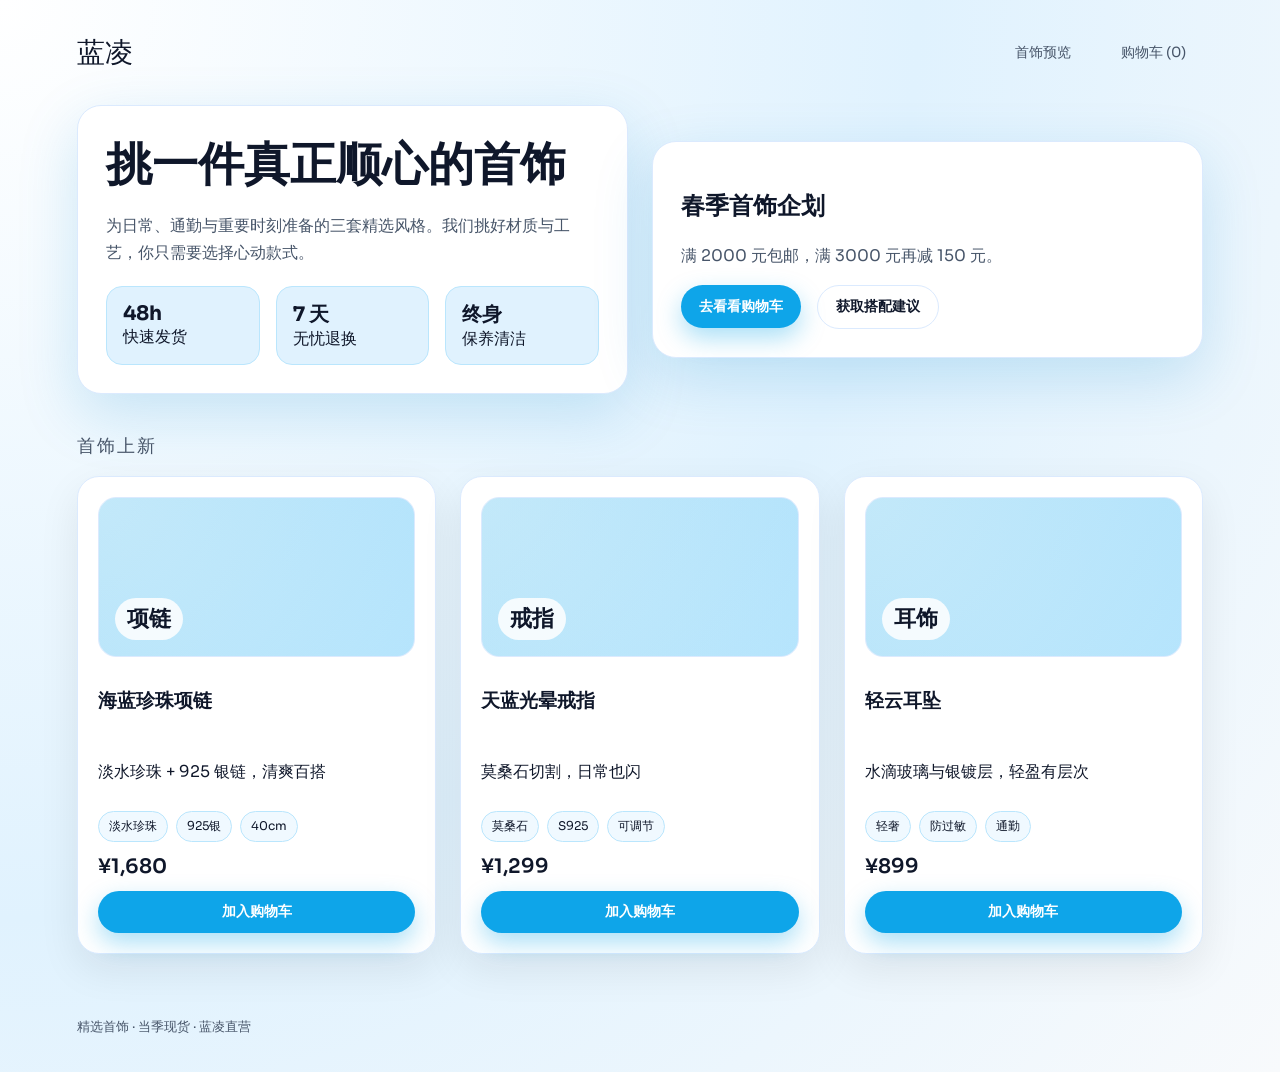
<file: index.html>
﻿<!DOCTYPE html>
<html lang="zh-CN">
  <head>
    <meta charset="UTF-8" />
    <meta name="viewport" content="width=device-width, initial-scale=1.0" />
    <title>蓝凌商城</title>
    <link rel="preconnect" href="https://fonts.googleapis.com" />
    <link rel="preconnect" href="https://fonts.gstatic.com" crossorigin />
    <link
      href="https://fonts.googleapis.com/css2?family=Fraunces:wght@600&family=Sora:wght@300;400;600&display=swap"
      rel="stylesheet"
    />
    <link rel="stylesheet" href="styles.css" />
  </head>
  <body>
    <div class="page">
      <header class="header">
        <div class="logo">蓝凌</div>
        <nav class="nav">
          <a href="index.html">首饰预览</a>
          <a href="cart.html">购物车 (<span data-cart-count>0</span>)</a>
        </nav>
      </header>

      <section class="hero">
        <div class="hero-card">
          <h1>挑一件真正顺心的首饰</h1>
          <p>
            为日常、通勤与重要时刻准备的三套精选风格。我们挑好材质与工艺，你只需要选择心动款式。
          </p>
          <div class="hero-stats">
            <div class="stat">
              <strong>48h</strong>
              快速发货
            </div>
            <div class="stat">
              <strong>7 天</strong>
              无忧退换
            </div>
            <div class="stat">
              <strong>终身</strong>
              保养清洁
            </div>
          </div>
        </div>
        <div class="hero-card">
          <h2>春季首饰企划</h2>
          <p>满 2000 元包邮，满 3000 元再减 150 元。</p>
          <a class="btn btn-primary" href="cart.html">去看看购物车</a>
          <button class="btn btn-outline" style="margin-left: 12px;">获取搭配建议</button>
        </div>
      </section>

      <section class="section">
        <div class="section-title">首饰上新</div>
        <div class="products" data-products></div>
      </section>

      <footer class="footer">
        精选首饰 · 当季现货 · 蓝凌直营
      </footer>
    </div>

    <div class="toast">已加入购物车</div>

    <script src="app.js"></script>
  </body>
</html>
</file>
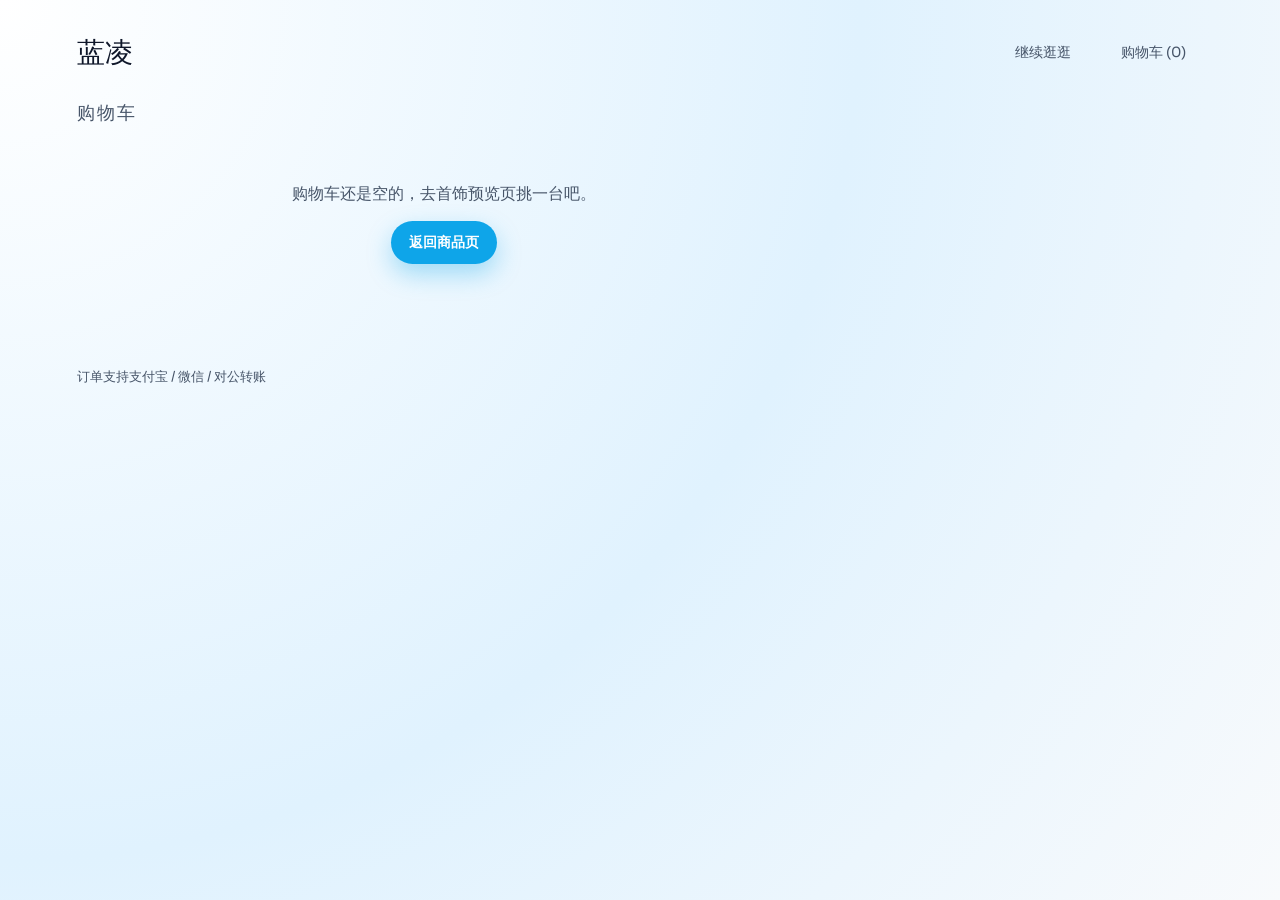
<file: cart.html>
﻿<!DOCTYPE html>
<html lang="zh-CN">
  <head>
    <meta charset="UTF-8" />
    <meta name="viewport" content="width=device-width, initial-scale=1.0" />
    <title>购物车 · 蓝凌</title>
    <link rel="preconnect" href="https://fonts.googleapis.com" />
    <link rel="preconnect" href="https://fonts.gstatic.com" crossorigin />
    <link
      href="https://fonts.googleapis.com/css2?family=Fraunces:wght@600&family=Sora:wght@300;400;600&display=swap"
      rel="stylesheet"
    />
    <link rel="stylesheet" href="styles.css" />
  </head>
  <body>
    <div class="page">
      <header class="header">
        <div class="logo">蓝凌</div>
        <nav class="nav">
          <a href="index.html">继续逛逛</a>
          <a href="cart.html">购物车 (<span data-cart-count>0</span>)</a>
        </nav>
      </header>

      <section class="section">
        <div class="section-title">购物车</div>
        <div class="cart-layout">
          <div>
            <div class="cart-list" data-cart-list></div>
            <div class="empty" data-cart-empty style="display: none;">
              购物车还是空的，去首饰预览页挑一台吧。
              <div style="margin-top: 16px;">
                <a class="btn btn-primary" href="index.html">返回商品页</a>
              </div>
            </div>
          </div>
          <aside class="summary" data-summary></aside>
        </div>
      </section>

      <footer class="footer">
        订单支持支付宝 / 微信 / 对公转账
      </footer>
    </div>

    <script src="app.js"></script>
  </body>
</html>
</file>
<file: styles.css>
﻿:root {
  --bg: #ffffff;
  --ink: #0f172a;
  --muted: #475569;
  --brand: #0ea5e9;
  --brand-2: #38bdf8;
  --card: #ffffff;
  --line: #dbeafe;
  --shadow: 0 20px 60px rgba(2, 132, 199, 0.18);
}

* {
  box-sizing: border-box;
}

body {
  margin: 0;
  font-family: "Sora", "Segoe UI", sans-serif;
  color: var(--ink);
  background: radial-gradient(circle at top left, #ffffff, #e0f2fe 55%, #f8fafc 100%);
}

a {
  color: inherit;
  text-decoration: none;
}

.page {
  min-height: 100vh;
  display: flex;
  flex-direction: column;
}

.header {
  display: flex;
  justify-content: space-between;
  align-items: center;
  padding: 32px 6vw 16px;
}

.logo {
  font-family: "Fraunces", "Times New Roman", serif;
  font-size: 28px;
  letter-spacing: 0.5px;
}

.nav {
  display: flex;
  gap: 16px;
  font-size: 14px;
  color: var(--muted);
}

.nav a {
  padding: 10px 16px;
  border-radius: 999px;
  border: 1px solid transparent;
  transition: all 0.2s ease;
}

.nav a:hover {
  border-color: var(--line);
  background: #fff;
}

.hero {
  padding: 16px 6vw 28px;
  display: grid;
  grid-template-columns: repeat(auto-fit, minmax(260px, 1fr));
  gap: 24px;
  align-items: center;
}

.hero-card {
  background: var(--card);
  border: 1px solid var(--line);
  padding: 28px;
  border-radius: 24px;
  box-shadow: var(--shadow);
}

.hero h1 {
  font-family: "Fraunces", "Times New Roman", serif;
  font-size: clamp(32px, 4vw, 46px);
  margin: 0 0 12px;
}

.hero p {
  color: var(--muted);
  line-height: 1.7;
}

.hero-stats {
  display: grid;
  grid-template-columns: repeat(auto-fit, minmax(120px, 1fr));
  gap: 16px;
  margin-top: 20px;
}

.stat {
  background: #e0f2fe;
  border-radius: 16px;
  padding: 14px 16px;
  border: 1px solid #bae6fd;
}

.stat strong {
  display: block;
  font-size: 20px;
}

.section {
  padding: 12px 6vw 40px;
}

.section-title {
  font-size: 18px;
  color: var(--muted);
  text-transform: uppercase;
  letter-spacing: 2px;
  margin-bottom: 18px;
}

.products {
  display: grid;
  grid-template-columns: repeat(auto-fit, minmax(240px, 1fr));
  gap: 24px;
}

.product-card {
  background: var(--card);
  border-radius: 22px;
  padding: 20px;
  border: 1px solid var(--line);
  box-shadow: 0 15px 40px rgba(31, 26, 20, 0.08);
  display: flex;
  flex-direction: column;
  gap: 12px;
  transition: transform 0.2s ease, box-shadow 0.2s ease;
}

.product-card:hover {
  transform: translateY(-4px);
  box-shadow: 0 25px 50px rgba(31, 26, 20, 0.12);
}

.product-media {
  height: 160px;
  border-radius: 18px;
  background: radial-gradient(circle at top left, #ffffff, #e0f2fe);
  position: relative;
  overflow: hidden;
  border: 1px solid #dbeafe;
}

.product-media::before {
  content: "";
  position: absolute;
  inset: 0;
  background: linear-gradient(130deg, rgba(14, 165, 233, 0.25), rgba(56, 189, 248, 0.25));
}

.product-media span {
  position: absolute;
  bottom: 16px;
  left: 16px;
  font-size: 22px;
  font-weight: 600;
  background: rgba(255, 255, 255, 0.85);
  padding: 6px 12px;
  border-radius: 999px;
}

.product-tags {
  display: flex;
  gap: 8px;
  flex-wrap: wrap;
}

.tag {
  font-size: 12px;
  padding: 6px 10px;
  border-radius: 999px;
  border: 1px solid #bae6fd;
  background: #f0f9ff;
}

.price {
  font-size: 20px;
  font-weight: 600;
}

.btn {
  display: inline-flex;
  align-items: center;
  justify-content: center;
  gap: 8px;
  padding: 12px 18px;
  border-radius: 999px;
  border: none;
  cursor: pointer;
  font-weight: 600;
  font-size: 14px;
  transition: transform 0.2s ease, box-shadow 0.2s ease;
}

.btn-primary {
  background: var(--brand);
  color: #fff;
  box-shadow: 0 10px 25px rgba(14, 165, 233, 0.35);
}

.btn-primary:hover {
  transform: translateY(-2px);
}

.btn-outline {
  background: transparent;
  border: 1px solid var(--line);
  color: var(--ink);
}

.cart-layout {
  display: grid;
  grid-template-columns: 2fr 1fr;
  gap: 24px;
}

.cart-list {
  display: flex;
  flex-direction: column;
  gap: 16px;
}

.cart-item {
  background: var(--card);
  border-radius: 20px;
  padding: 18px;
  border: 1px solid var(--line);
  display: grid;
  grid-template-columns: 120px 1fr auto;
  gap: 16px;
  align-items: center;
}

.cart-item .product-media {
  height: 100px;
}

.cart-actions {
  display: flex;
  gap: 8px;
}

.qty-control {
  display: inline-flex;
  align-items: center;
  gap: 8px;
  border: 1px solid var(--line);
  padding: 6px 12px;
  border-radius: 999px;
  background: #fff;
}

.summary {
  background: #ffffff;
  border-radius: 24px;
  padding: 22px;
  border: 1px solid var(--line);
  box-shadow: var(--shadow);
  position: sticky;
  top: 24px;
}

.summary-row {
  display: flex;
  justify-content: space-between;
  margin-bottom: 12px;
  color: var(--muted);
}

.summary-total {
  font-size: 20px;
  font-weight: 600;
  color: var(--ink);
}

.empty {
  text-align: center;
  padding: 40px 20px;
  color: var(--muted);
}

.toast {
  position: fixed;
  right: 24px;
  bottom: 24px;
  background: #fff;
  border: 1px solid var(--line);
  padding: 12px 18px;
  border-radius: 16px;
  box-shadow: var(--shadow);
  opacity: 0;
  transform: translateY(12px);
  transition: all 0.25s ease;
  pointer-events: none;
}

.toast.show {
  opacity: 1;
  transform: translateY(0);
}

.footer {
  padding: 24px 6vw 36px;
  color: var(--muted);
  font-size: 13px;
}

@keyframes fadeUp {
  from {
    opacity: 0;
    transform: translateY(10px);
  }
  to {
    opacity: 1;
    transform: translateY(0);
  }
}

@media (max-width: 980px) {
  .cart-layout {
    grid-template-columns: 1fr;
  }

  .cart-item {
    grid-template-columns: 1fr;
  }

  .summary {
    position: static;
  }
}
</file>
